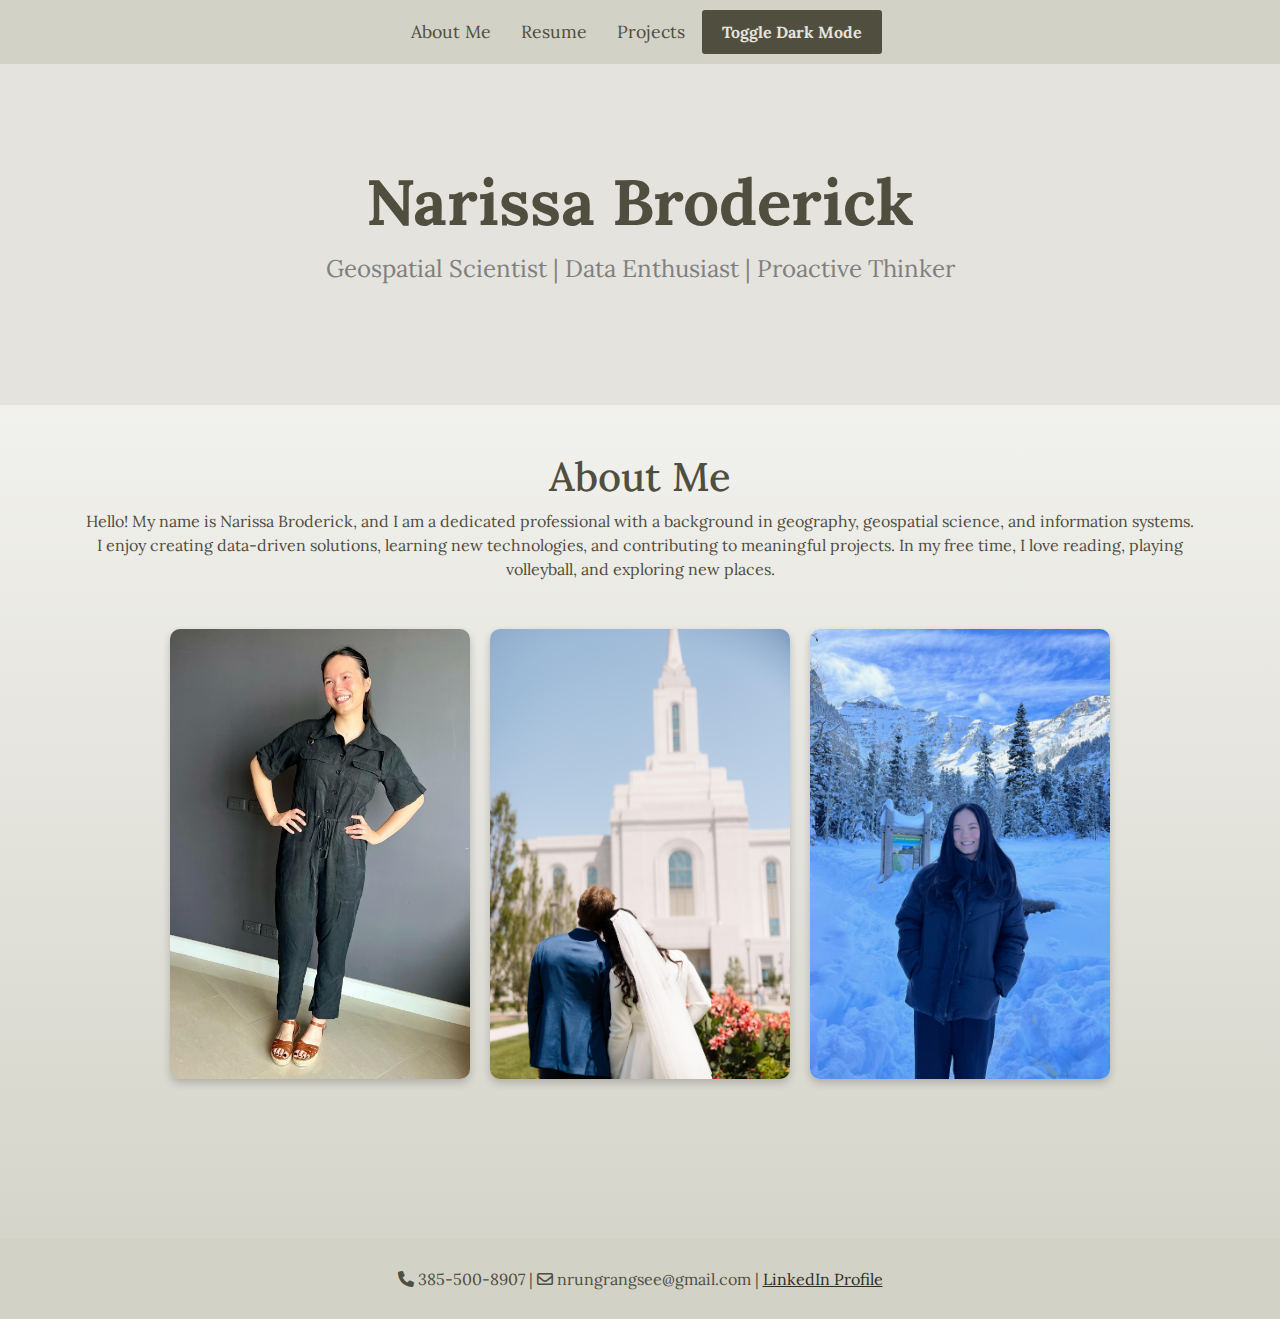
<file: index.html>
<!DOCTYPE html>
<html lang="en">

<head>
    <meta charset="UTF-8">
    <meta name="viewport" content="width=device-width, initial-scale=1.0">
    <title>About Me</title>
    <link href="https://cdn.jsdelivr.net/npm/bootstrap@5.3.3/dist/css/bootstrap.min.css" rel="stylesheet">
    <link rel="stylesheet" href="styles.css">

    <link href="https://cdn.jsdelivr.net/npm/bootstrap@5.3.3/dist/css/bootstrap.min.css" rel="stylesheet"
        integrity="sha384-QWTKZyjpPEjISv5WaRU9OFeRpok6YctnYmDr5pNlyT2bRjXh0JMhjY6hW+ALEwIH" crossorigin="anonymous">
    <script src="https://cdn.jsdelivr.net/npm/bootstrap@5.3.3/dist/js/bootstrap.bundle.min.js"
        integrity="sha384-YvpcrYf0tY3lHB60NNkmXc5s9fDVZLESaAA55NDzOxhy9GkcIdslK1eN7N6jIeHz"
        crossorigin="anonymous"></script>


    <link rel="stylesheet" href="https://cdnjs.cloudflare.com/ajax/libs/font-awesome/6.0.0-beta3/css/all.min.css">

    <link rel="preconnect" href="https://fonts.googleapis.com">
    <link rel="preconnect" href="https://fonts.gstatic.com" crossorigin>
    <link href="https://fonts.googleapis.com/css2?family=Lora:ital,wght@0,400..700;1,400..700&display=swap"
        rel="stylesheet">
</head>

<body style="font-family: 'Lora', serif;">
    <!-- Navbar -->
    <nav class="navbar navbar-expand-lg" style="background-color: #D3D2C7;">
        <div class="container-fluid justify-content-center">
            <a class="navbar-brand" href="index.html">About Me</a>
            <a class="navbar-brand" href="resume.html">Resume</a>
            <a class="navbar-brand" href="projects.html">Projects</a>
            <button id="darkModeToggle" class="btn-custom">Toggle Dark Mode</button>
        </div>
    </nav>


    <header class="name-section">
        <h1>Narissa Broderick</h1>
        <p>Geospatial Scientist | Data Enthusiast | Proactive Thinker</p>
    </header>

    <div class="about-me">
    <div class="container my-5">
        <h1 class="text-center">About Me</h1>
        <p class="text-center">Hello! My name is Narissa Broderick, and I am a dedicated professional with a background in geography,
            geospatial science, and information systems. I enjoy creating data-driven solutions, learning new
            technologies, and contributing to
            meaningful projects. In my free time, I love reading, playing volleyball, and exploring new places.</p>
    </div>

    <div class="image-section text-center mt-5">
        <img src="pic of me.jpg" alt="A description of image 1" class="about-img">
        <img src="temple.jpg" alt="A description of image 2" class="about-img">
        <img src="pic3.jpg" alt="A description of image 3" class="about-img">
    </div>
    </div>
</body>
<footer>
    <div class="footer-content">
        <i class="fas fa-phone"></i> 385-500-8907 | <i class="fa-regular fa-envelope"></i> nrungrangsee@gmail.com | <a
            href="https://www.linkedin.com/in/narissau/" target="_blank" class="linked-in">LinkedIn
            Profile</a>
    </div>
</footer>

<script src="scipt.js"></script>

</html>
</file>
<file: styles.css>
@import url('https://fonts.googleapis.com/css2?family=Lora:ital,wght@0,400..700;1,400..700&display=swap');

/* light modes */
:root {
    --bs-primary: #D3D2C7 !important;
    --bs-secondary: #504E3F !important;
    --bs-tertiary: #E4E3DD !important;
    --bg-gradient-start: white;
    --bg-gradient-end: var(--bs-primary);
    --text-color: var(--bs-secondary);
}

/* dark modes */
.dark-mode {
    --bs-primary: #2E2D24 !important;
    --bs-secondary: #E4E3DD !important;
    --bs-tertiary: #504E3F !important;
    --bg-gradient-start: var(--bs-primary) !important;
    --bg-gradient-end: var(--bs-tertiary) !important;
    --text-color: #E4E3DD !important;
}

.dark-mode {
    background: #2E2D24 !important;
    color: #E4E3DD !important;
}

.dark-mode h1{
    border: var(--bs-secondary);
}


.dark-mode .footer {
    background-color: var(--bs-primary) !important;
    color: var(--bs-secondary) !important;
    border-top: 2px solid var(--bs-secondary) !important;
}

/* Light Mode Borders */
.section-one,
.section-two,
.section-three,
.section-four,
.name-section,
.project-section,
.project-heading,
.footer,
.navbar {
    border-color: var(--bs-tertiary) !important;
    /* Light color for borders */
}

/* Dark Mode Borders */
.dark-mode .section-one,
.dark-mode .section-two,
.dark-mode .section-three,
.dark-mode .section-four,
.dark-mode .name-section,
.dark-mode .project-section,
.dark-mode .project-heading,
.dark-mode .footer,
.dark-mode .navbar {
    border-color: var(--bs-secondary) !important;
    /* Light color for dark mode */
}

/* global styles */
body {
    font-family: 'Lora', serif;
    background: linear-gradient(to bottom, var(--bg-gradient-start), var(--bg-gradient-end));
    color: var(--text-color) !important;
    margin: 0;
    padding: 0;
}

.linked-in{
    color: #2E2D24;
}

.dark-mode .linked-in{
    color:var(--bs-secondary);
}


/* navbar */
.navbar {
    background-color: var(--bs-primary) !important;
}

.navbar a.navbar-brand {
    margin: 0 15px;
    font-size: 1.1em;
    text-decoration: none;
    color: var(--bs-secondary);
}

.navbar a.navbar-brand:hover {
    text-decoration: underline;
    transition: 0.3s ease;
    font-size: larger;
    transition: 0.2s ease-in-out;
}

/* footer */
footer {
    background-color: var(--bs-primary);
    height: 5em;
    text-align: center;
    display: flex;
    justify-content: center;
    align-items: center;
}

.footer-content {
    color: var(--bs-secondary);
}

/* general layout stuff */
.row {
    width: 100%;
}

h1 {
    font-weight: bold;
}

#top-heading {
    margin-top: 20px;
}

.fieldOfStudy {
    font-style: italic;
}

.company {
    font-weight: bold;
}

.position,
.position-length {
    font-style: italic;
}

/* resume section  */
.top-resume {
    text-align: center;
    font-weight: bold;
    margin-top: 40px;
    padding: 20px;
    color: var(--bs-secondary) !important;
    background-color: (var(--bs-secondary));
    border-top: 4px solid var(--bs-primary);
    border-bottom: 4px solid var(--bs-primary);
    height: 9em;
    display: flex;
    justify-content: center;
    align-items: center;
}

.dark-mode .top-resume{
    border-top: 4px solid var(--bs-secondary);
    border-bottom: 4px solid var(--bs-secondary);
}

.section-one,
.section-two,
.section-three,
.section-four {
    margin-top: 20px;
    width: 90%;
}

.section-one,
.section-two,
.section-three {
    border-bottom: 2px solid var(--bs-secondary);
}

.section-four {
    margin-bottom: 40px;
}

/* hover effects and transitions */
.section-one:hover,
.section-two:hover,
.section-three:hover,
.section-four:hover,
.top:hover,
footer:hover {
    box-shadow: 0px 4px 8px rgba(0, 0, 0, 0.6);
    transition: box-shadow 0.3s ease-in-out;
}

.about-img:hover,
.project-img:hover {
    transform: scale(1.1);
    box-shadow: 0px 6px 12px rgba(0, 0, 0, 0.3);
}

/* project sections */
.project-section,
.project-heading {
    margin-bottom: 50px;
    padding: 20px 0;
    border-bottom: 2px solid var(--bs-primary);
}

.dark-mode .project-heading{
    border-bottom: 2px solid var(--bs-tertiary)
}

.project-img {
    width: 100%;
    max-width: 800px;
    height: auto;
    margin: 20px 0;
    border-radius: 10px;
    box-shadow: 0px 4px 8px rgba(0, 0, 0, 0.2);
    transition: transform 0.3s ease, box-shadow 0.3s ease;
}

/*  button styles  */

.btn-custom {
    background-color: var(--bs-secondary) !important;
    color: var(--bs-tertiary) !important;
    border: 2px solid var(--bs-primary);
    padding: 10px 20px;
    border-radius: 5px;
    text-decoration: none;
    font-size: 1rem;
    font-weight: bold;
    display: inline-block;
    transition: background-color 0.3s ease, color 0.3s ease;
}

.btn-custom:hover {
    background-color: var(--bs-tertiary) !important;
    color: #89876C !important;
    border: 2px solid var(--bs-secondary) !important;
    text-decoration: none;
}

#back-to-top{
    background-color: var(--bs-secondary) !important;
    color: var(--bs-tertiary) !important;
    border: 2px solid var(--bs-primary);
    padding: 10px 20px;
    border-radius: 5px;
    text-decoration: none;
    font-size: 1rem;
    font-weight: bold;
    display: inline-block;
    transition: background-color 0.3s ease, color 0.3s ease;
}

#back-to-top:hover{
    background-color: var(--bs-tertiary) !important;
    color: #89876C !important;
    border: 2px solid var(--bs-secondary) !important;
    text-decoration: none;
}


/* About Me Section */

.name-section {
    background-color: var(--bs-tertiary);
    padding: 100px 0;
    text-align: center;
    margin-bottom: 30px;
    border-bottom: 2px solid var(--bs-primary);
}

.name-section h1 {
    font-size: 4rem;
    font-weight: bold;
    margin-bottom: 10px;
}

.name-section p {
    font-size: 1.5rem;
    color: gray;
}

.image-section {
    display: flex;
    justify-content: center;
    gap: 20px;
    margin-bottom: 10em;
}

.about-img {
    width: 100%;
    max-width: 300px;
    height: auto;
    border-radius: 10px;
    box-shadow: 0px 4px 8px rgba(0, 0, 0, 0.2);
    object-fit: cover;
    transition: transform 0.3s ease, box-shadow 0.3s ease;
}

@media (max-width: 768px) {
    .row {
        margin-bottom: 15px;
    }

    .about-img {
        max-width: 200px;
    }
}

@media (max-width: 480px) {
    .about-img {
        max-width: 150px;
    }
}


html {
    scroll-behavior: smooth;
}

.disclaimer {
    font-style: italic;
    font-size: smaller;
}

.trail {
    position: absolute;
    width: 10px;
    height: 10px;
    background-color: var(--bs-primary);
    border-radius: 50%;
    pointer-events: none;
    opacity: 0.7;
    transition: opacity 0.5s ease-out;
}
</file>
